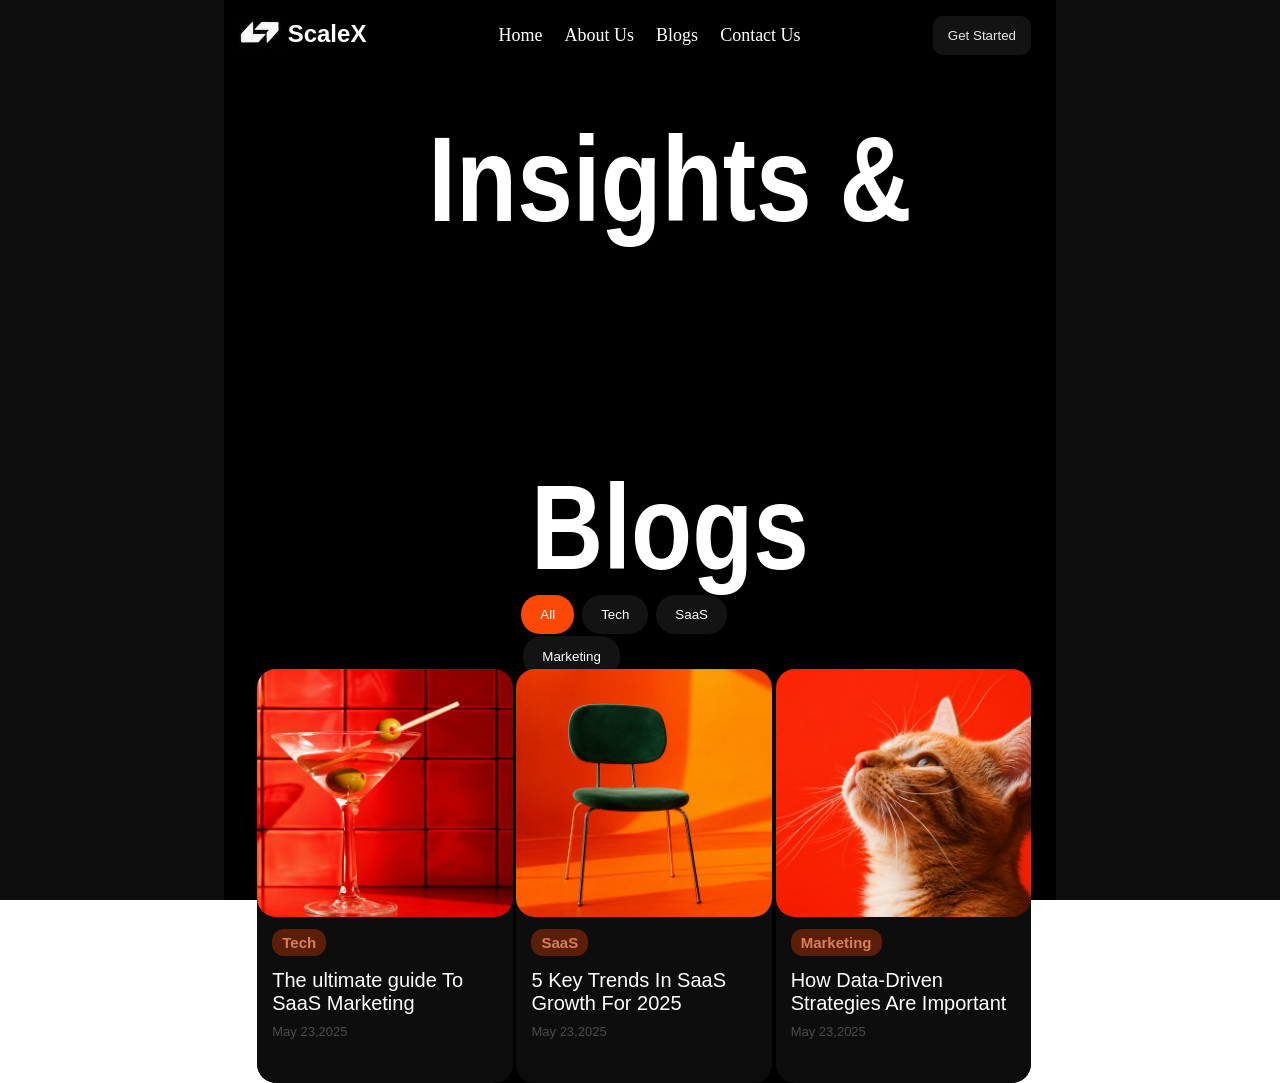
<file: A2.html>
<!doctype html>
<html lang="en">
  <head>
    <meta charset="UTF-8" />
    <meta name="viewport" content="width=device-width, initial-scale=1.0" />
    <title>Document</title>
    <link rel="stylesheet" href="A2.css" />
  </head>
  <body>
    <div class="FULL">
    <div class="container">
      <div class="nav">
        <div class="nav1">
          <h2>
            <span
              ><img class="nav1img" width="45px" src="./scalex_logo.png" alt=""
            /></span>
            ScaleX
          </h2>
        </div>
        <div class="nav2">
          <p>Home</p>
          <p>About Us</p>
          <p>Blogs</p>
          <p>Contact Us</p>
        </div>
        <div class="nav3">
          <button>Get Started</button>
        </div>
      </div>

       <h1 class=" mainhead">   Insights & Blogs</h1>
        
        <div class="mid">
         <button class="midbut1">All</button>
          <button class="midbut2">Tech</button>
           <button class="midbut3">SaaS</button>
            <button class="midbut4">Marketing</button>
        </div>
        <br>
       <section>
         <div class="sdiv1" id="ssdiv1">
            <div class="childsdiv1"></div>
             <h4 class=" h14">Tech</h4> 
             <h2 class="h12">The ultimate guide To <br> SaaS Marketing</h2>
             <p class="p1">May 23,2025</p>
         </div>
         <div class="sdiv1" id="ssdiv2">
            <div class="childsdiv2"></div>
            <h4 class="h24">SaaS</h4>
            <h2 class="h22"> 5 Key Trends In SaaS <br>
            Growth For 2025</h2>
            <p class="p1">May 23,2025</p>
         </div>
         <div class="sdiv1" id="ssdiv3">
            <div class="childsdiv3"></div>
             <h4 class=" h34">Marketing</h4> 
             <h2 class="h32">How Data-Driven <br>
            Strategies Are Important</h2>
            <p class="p1">May 23,2025</p>
         </div>
       </section> 
    </div>
    </div>
  </body>
</html>
</file>
<file: A2.css>
*{
 margin: 0;
 padding: 0;
box-sizing: border-box;
}
html,
body{
height: 100%;
width: 100%;
}

.FULL{
    height: 100%;
    width: 100%;
    background-color: #0E0E0E;
}
.container{
    margin-left: 17.5%;
    height: 100%;
    width: 65%;
  
   background-color: black;
}
.nav{
    height: 7%;
    width: 100%;
    background-color:  #000000;
    display: flex;
    align-items: center;
    justify-content: space-between;
}
.nav1{
    color: white;
     margin-top: -9px;
     margin-left: 12px;
    font-family:sans-serif;
}
.nav1img{
    position: relative;
    top: 11px;
}
.nav2{
   font-size: 18px;
     color: white;
    display: flex;
   gap: 22px;
   margin-top: 7px;
}
.nav3 button{
    color: #e6e6e6;
    background-color: #131313;
    border: none;
    padding: 12px;
    margin-top: 8px;
    padding-left: 15px;
     padding-right: 15px;
    border-radius:10px ;
    margin-right: 25px;
}
.mainhead{
    color: #FFFFFF;
    font-weight: 600;
    line-height: 290px;
    text-align: center;
   margin-left: 60px;
    font-size: 100px;
    font-family: sans-serif;
    transform: scaleY(1.2);  /* incre the height of text*/
}
.mid{
    margin-top: -50px;
    width: 35%;
    height: 6%;
    background-color: black;
    margin-left: 35.5%;
   
}
.midbut1{
    margin-left: 2px;
    margin-top: 2px;
    padding: 12px;
    padding-left: 19px;
    padding-right: 19px;
    border: none;
    border-radius: 19px;
    background-color: #FD4808;
    color: white;
}
.midbut2{
    margin-left: 4px;
    margin-top: 2px;
    padding: 12px;
    padding-left: 19px;
    padding-right: 19px;
    border: none;
    border-radius: 19px;
    background-color: #131313;
    color: white;
}
.midbut3{
    margin-left: 4px;
    margin-top: 2px;
    padding: 12px;
    padding-left: 19px;
    padding-right: 19px;
    border: none;
    border-radius: 19px;
    background-color: #131313;
    color: white;
}
.midbut4{
    margin-left: 4px;
    margin-top: 2px;
    padding: 13px;
    padding-left: 19px;
    padding-right: 19px;
    border: none;
    border-radius: 19px;
    background-color: #131313   ;
    color: white;
}
section{
    margin-top: 4px;
     font-family:sans-serif;
    height: 46%;
    width: 93%;
    background-color:black;
    margin-left: 4%;
    border: none;
    border-radius: 20px;
    display: flex;
    align-items: center;
    justify-content: space-between;
}
.sdiv1{
    height: 100%;
    width: 33%;
     border: none;
     border-radius: 19px;
    background-color: #0D0D0D;
}
.childsdiv1{
      width: 100%;
      height: 60%;
      background-color: #FD4808;
       border: none;
     border-radius: 19px;
     background-image: url(./glass.png);
     background-position: center;
     background-size: cover;
    
    }
.h14
{
    font-weight: 600;
    font-size: 15px;
    color: #D88055;
    margin-top: 12px;
    margin-left: 15px;
    background-color: #5A1E09;
    display: inline-block;
    padding: 5px;
    padding-left: 10px;
    padding-right: 10px;
     border: none;
     border-radius: 12px;
}
.h12{
      margin-left: 15px;
      color: #FFFFFF;
      font-weight: 300;
       font-size: 20px;
       margin-top: 13px;
}
.p1{
      font-weight: 300;
       font-size: 13px;
      margin-left: 15px;
        margin-top: 9px;
        color: #4B4B4B;
}
.childsdiv2{
      width: 100%;
      height: 60%;
      background-color: #FD4808;
       border: none;
     border-radius: 19px;
     background-image: url(./ChatGPT\ Image\ Jun\ 7\,\ 2026\,\ 10_53_25\ PM.png);
     background-position: center;
     background-size: cover;
    
    }

 .h24
{
    font-weight: 600;
    font-size: 15px;
    color: #D88055;
    margin-top: 12px;
    margin-left: 15px;
    background-color: #5A1E09;
    display: inline-block;
    padding: 5px;
    padding-left: 10px;
    padding-right: 10px;
     border: none;
     border-radius: 12px;
}
.h22{
      margin-left: 15px;
      color: #FFFFFF;
      font-weight: 300;
       font-size: 20px;
       margin-top: 13px;
}
.childsdiv3{
      width: 100%;
      height: 60%;
      background-color: #FD4808;
       border: none;
     border-radius: 19px;
     background-image: url(./cat.png);
     background-position: center;
     background-size: cover;
 }
  .h34
{
    font-weight: 600;
    font-size: 15px;
    color: #D88055;
    margin-top: 12px;
    margin-left: 15px;
    background-color: #5A1E09;
    display: inline-block;
    padding: 5px;
    padding-left: 10px;
    padding-right: 10px;
     border: none;
     border-radius: 12px;
}
.h32{
      margin-left: 15px;
      color: #FFFFFF;
      font-weight: 300;
       font-size: 20px;
       margin-top: 13px;
}

/* PROJECT 2 */

.FULL2{
    height: 100%;
    width: 100%;
    background-color: #0E0E0E;
}
 .container2{
    margin-left: 17.5%;
    height: 100%;
    width: 65%;
   background: linear-gradient(to right, #071420,#070B13)
}
.P1{
     padding-top: 35px;
     margin-left: 30px;
     color: #6A8DAB;
     font-size: 10px;
     font-weight: 600;
}
.a2header
{
    display: flex;
    height: 7%;
    width: 93%;
    background-color: transparent;
    margin-left: 30px;
    margin-top: 10px;
    justify-content: space-between;
}

.headchild1{
    display: flex;
    gap: 30px;
    align-items: center;
}
.hch1{
  
    color: #FFFFFF;
    font-weight: 700;
   font-size: 33px;
    font-family: sans-serif;
    transform: scaleY(1.7);
   

}
.headcchild1{
      color: #89949d;
     font-size: 8px;
     font-weight: 500;
     line-height: 16px;
     margin-top: -6px;

}
.cline{
    height: 85%;
    width: 0.5px;
    background-color: #76797b;
}
.headcchild2{
    margin-left: -15PX;
      color: #89949d;
     font-size: 8px;
     font-weight: 500;
     line-height: 13px;
}
.hc2but1{
  margin-top: 5px;
    font-size: 8px;
    padding: 12px;
   
    font-weight: 700;
    padding-left: 14px;
    padding-right: 14px;
    border: 0.2px solid #222B36;
    border-radius: 10px;
    background-color: #131E28;
    color: #FFFFFF;
} 
.hc2but1  .ri-equalizer-3-line{
    margin-left: 12px;
     font-size: 13px;
}
.a2section{
    margin-top: -4px;
    height: 76%;
    margin-left: 3%;
    width: 93.3%;
    flex-wrap: wrap;
    justify-content:space-between ;
    background-color: transparent;
}
.secdiv{
    border-radius: 8px;
    border: none;
    height: 48%;
    width: 18%;
    background-color: #233749;
  
}
.secdiv:nth-child(1){
    width: 42%;
}
.secdiv:nth-child(5){
    width: 18.8%;
}
.secdiv:nth-child(6){
    width: 18.8%;
}
.secdiv:nth-child(7){
    width: 18.8%;
}
.secdiv:nth-child(8){
    width: 18.8%;
}
.secdiv:nth-child(9){
    width: 18.8%;
}
#secdiv1{
    background-image: url(./1img.png);
    background-size: cover;
    background-position: center;
}
.childsecdiv{

    padding-top: 0.1px;
        border-radius: 8px;
    height: 74%;
    width: 100%;
    background:radial-gradient( #9DB4CA, #7590A9);
}
.cchildsecdiv{
    height: 30%;
    width: 70%;
     background:radial-gradient(circle ,#57738B,#738EA7);
     border-radius: 40%;
     filter: blur(12px);
     transform: rotateX(70deg);
     perspective: 400px;
     margin-top: -74px;
     margin-left: 22px;
    
}
#cchildsecdiv4{
     margin-top: -90px;
    
}
#childsdiv8 img{
    margin-left: -27px;
    margin-top: 8px;
}
#cchildsecdiv9{
     margin-top: -25px;
     margin-left: 40px;
    
}
.secdiv1h2{
    color: #E2E3E7;
   transform: scaleY(1.3); 
   font-weight: 600;
   letter-spacing: -2px;
   text-align: center;
   margin-top: 60px;
   margin-left: 200px;
}
.secdiv1p1{
     color: #E2E3E7;
      letter-spacing: -2px;
   text-align: center;
   margin-top: -27px;
   margin-left: 300px;
   font-size: 10px;
}
.ri-arrow-right-s-line{
    color: #E2E3E7;
 background-color: #131E28;
 border: 1px solid #293D50;
 border-radius: 15px;
 padding: 7px;
 margin-left: 240px;
}
.secdiv1p2{
    color: #6A8DAB;
     font-size: 8px;
     font-weight: 600;
      margin-left: 280px;
      margin-top: -19px;
}
.secdiv1h3{
     margin-left: 280px;
     color: #d0cdcd;
     font-size: 15px;
     font-weight: 500;
}
.full2footer1{
    height: 5%;
      margin-left: 3%;
    width: 93.3%;
    background-color:#091724;
    border-radius: 8px;
    border: 0.3px solid #222B36;
    display: flex;
    /* justify-content: space-around; */
  
    gap: 40px;
}
.childfoot1{
    margin-left: 20px;
}
.f3icon1{
    margin-top: -11px;
    margin-left: -17px;
    margin-right: -25px;
}
.childfoot1 ,.childfoot2,.childfoot3,.childfoot4 {
       display: flex;
    justify-content: space-between;
    gap: 20px;
    color: #89949d;
}
.ri-snowflake-line ,.ri-shield-check-line ,.f3iconimg,.ri-box-3-line{
    font-size: 27px;
    color: white;
    font-weight:400 ;
}
.full2footer2{
    margin-top: 4px;
      height: 3.5%;
      margin-left: 3%;
    width: 93.3%;
    background-color:#091724;
       background-color:#091724;
    border-radius: 8px;
    border: 0.3px solid #222B36;
    display: flex;
    justify-content: space-between;
    align-items: center;
    color: #bec0c4;
}
.f1content{
    font-size: 10px;
}
.foot2child{
       display: flex;
       font-size: 8px;
       gap: 12px;
}
.foot2child:nth-child(3){
    margin-right: 9px;
}
.ri-tent-line{
    font-size: 20px;
margin-right:-4px ;
}
.cccsdiv{
    color: #bec1c4;
    font-size: 8px;
    margin-top: -7px;
    font-weight: 400;
    transform: scaleX(0.8);
}
.checdiv{
    display: flex;
    gap: 15px;
}
.checdiv button{
    margin-top: 7px;
    color: #a4adb7;
    font-size: 8px;
    text-decoration: underline;
    padding: 0px 3.5px 0px 3.5px;
    border-radius: 50%;
    border: none;
}
p button{
    margin-right: 6px;
    margin-top: 10px;
}       
.checdivp{
color: #7d95aa;
margin-left: -16px;
margin-top: -3px;
font-size: 10px;
  transform: scaleX(0.8);
}                              
.chediv1{
    color: #C6DEEE;
    background-color:#C6DEEE; 
}
#cccsdiv4{
    margin-top: 1.7px ;
}
#cccsdiv7{
    margin-top: -7px;
}
#cccsdiv4 .checdiv  p .chediv1{
    margin-top: 7px;
    background-color: #000000;
    color: #000000;
    font-size: 8px;
    text-decoration: underline;
    padding: 0px 3.5px 0px 3.5px;
    border-radius: 50%;
    border: none;
}
#cccsdiv4 .checdiv  p .chediv1{
    margin-top: 7px;
    background-color: #000000;
    color: #000000;
    font-size: 8px;
    text-decoration: underline;
    padding: 0px 3.5px 0px 3.5px;
    border-radius: 50%;
    border: none;
}
#cccsdiv7 .checdiv  p .chediv1{
    margin-top: 7px;
    background-color: #000000;
    color: #000000;
    font-size: 8px;
    text-decoration: underline;
    padding: 0px 3.5px 0px 3.5px;
    border-radius: 50%;
    border: none;
}
#CCCSDIV9{
    margin-top: -13px;
}
#isd2h2{
    margin-top: 3px;
}

/* PROJECT 3 */


.FULL3{
    height: 100%;
    width: 100%;
    background-color: #0E0E0E;
}
.container3{
    height: 100%;
    width: 80%;
    background-color: chocolate;
      margin-left: 10.7%;
      display: flex;
      position: relative;
}
.leftdiv{
      padding: 25px;
    height: 100%;
    width: 50%;
    background-color:#FEFEFE;
}

header.lefthead{
   margin-left: 25px;
    height: 10%;
    display: flex;
    align-items: center;
    justify-content: space-between;
    width: 85%;
background-color:transparent;
}
.leftcentre h1{
    font-style: italic;
    font-weight: 400;
    font-size: 56px;
    transform: rotate(270deg);
    margin-left: 90px;
}
.leftcentre{
    /* background-color: #738EA7; */
       margin-left: 25px;
    width: 45%;
    height: 60%; 
    display: flex;
}
.leftcentre ul{
     margin-left: -240px;
     margin-top: 20px;
}
.ulline{
    width: 120px;
    height: 1px;
    background-color:#F2F2F2;
}
li::marker{
    color: #B43C38;
    border: 0.2px solid #B9514E;
}
.ri-search-line{
    position: absolute;
    color: #8C8C8C;
    top: 7.7px;
    left: 8px;
}
.part2 input{
    padding: 9px 7px 9px 20px;
    border-radius: 20px;
    background-color: #F0F0F0;
    border: none;
}
.part2{
    position: relative;
}
.part1{
    font-weight: 700;
    font-size: 15px;
}
header.righthead{
   margin-left: 25px;
    height: 10%;
    display: flex;
    align-items: center;
    justify-content: space-between;
    width: 85%;
background-color:transparent;

}
.righthead p{
    color: #EBC9C2;
    padding: 25px;
padding-top: 55px;
font-size: 17px;
padding-left: 55px;
word-spacing: 40px;
  
}
.rightcentre{
    height: 70%;
    width: 35%;
    background-color:transparent;
   margin-bottom: 35px;
   margin-left: 150px;
}
.rightdiv{
    height: 100%;
    width: 50%;
    background-color:#B83A30;
display:flex ;
flex-direction: column;
align-items: center;
justify-content:space-between ;
}
.rightcentre .rch1{
    padding: 10px;
    font-weight: 300;
    font-size: 45px;
    color: #FEF6F5;
      transform: scaleY(1.3);
}
.container3 img{
    position: absolute;
    left: 100px;
    top: 100px;
}
.childrcentre img{
    margin-left: 65%;
    margin-top: 24%;
}
.childrcentre p{
    color: white;
    z-index: 2;
    margin-left: 20px;
    margin-top: 126px;
    display: inline-block;
}
.ruline{
    width: 0.5px;
    height: 110px;
    background-color: white;
    margin-left: 81px;
    margin-top: -107px;
}
.ccrcentre2{
    display: flex;
    position: relative;
}
 .ri-map-pin-2-fill{
    color: #D5CFB6;
    font-size: 20px;
 position: relative;
    top: 10px;
}
.ri-men-line{
        color: #D5CFB6;
    font-size: 20px;
 position: relative;
    top: 10px;
}
.ri-ruler-line{
            color: #D5CFB6;
    font-size: 20px;
 position: relative;
    top: 10px;
}
.tui{
    margin-left: 20px;
}
.phela{
    position: absolute;
    top: -260px;
    left: 70px;
}
.dusra{
    position: absolute;
    top: -205px;
    left: 70px;
}
.teesra{
    position: absolute;
    top: -150px;
    left: 70px;
}
.kch{
    margin-top: 50px;
    color: #F6D5A1;
    margin-left: 13px;
}
.rdp{
    color: white;
    margin-top: 20px;
    margin-left: 13px;
}
.endb{
     margin-top: 20px;
    margin-left: 13px;
    border: none;
    border-radius: 8px;
     background-color: #DABC92;
    padding: 10px 28px 10px 28px;
}
</file>
